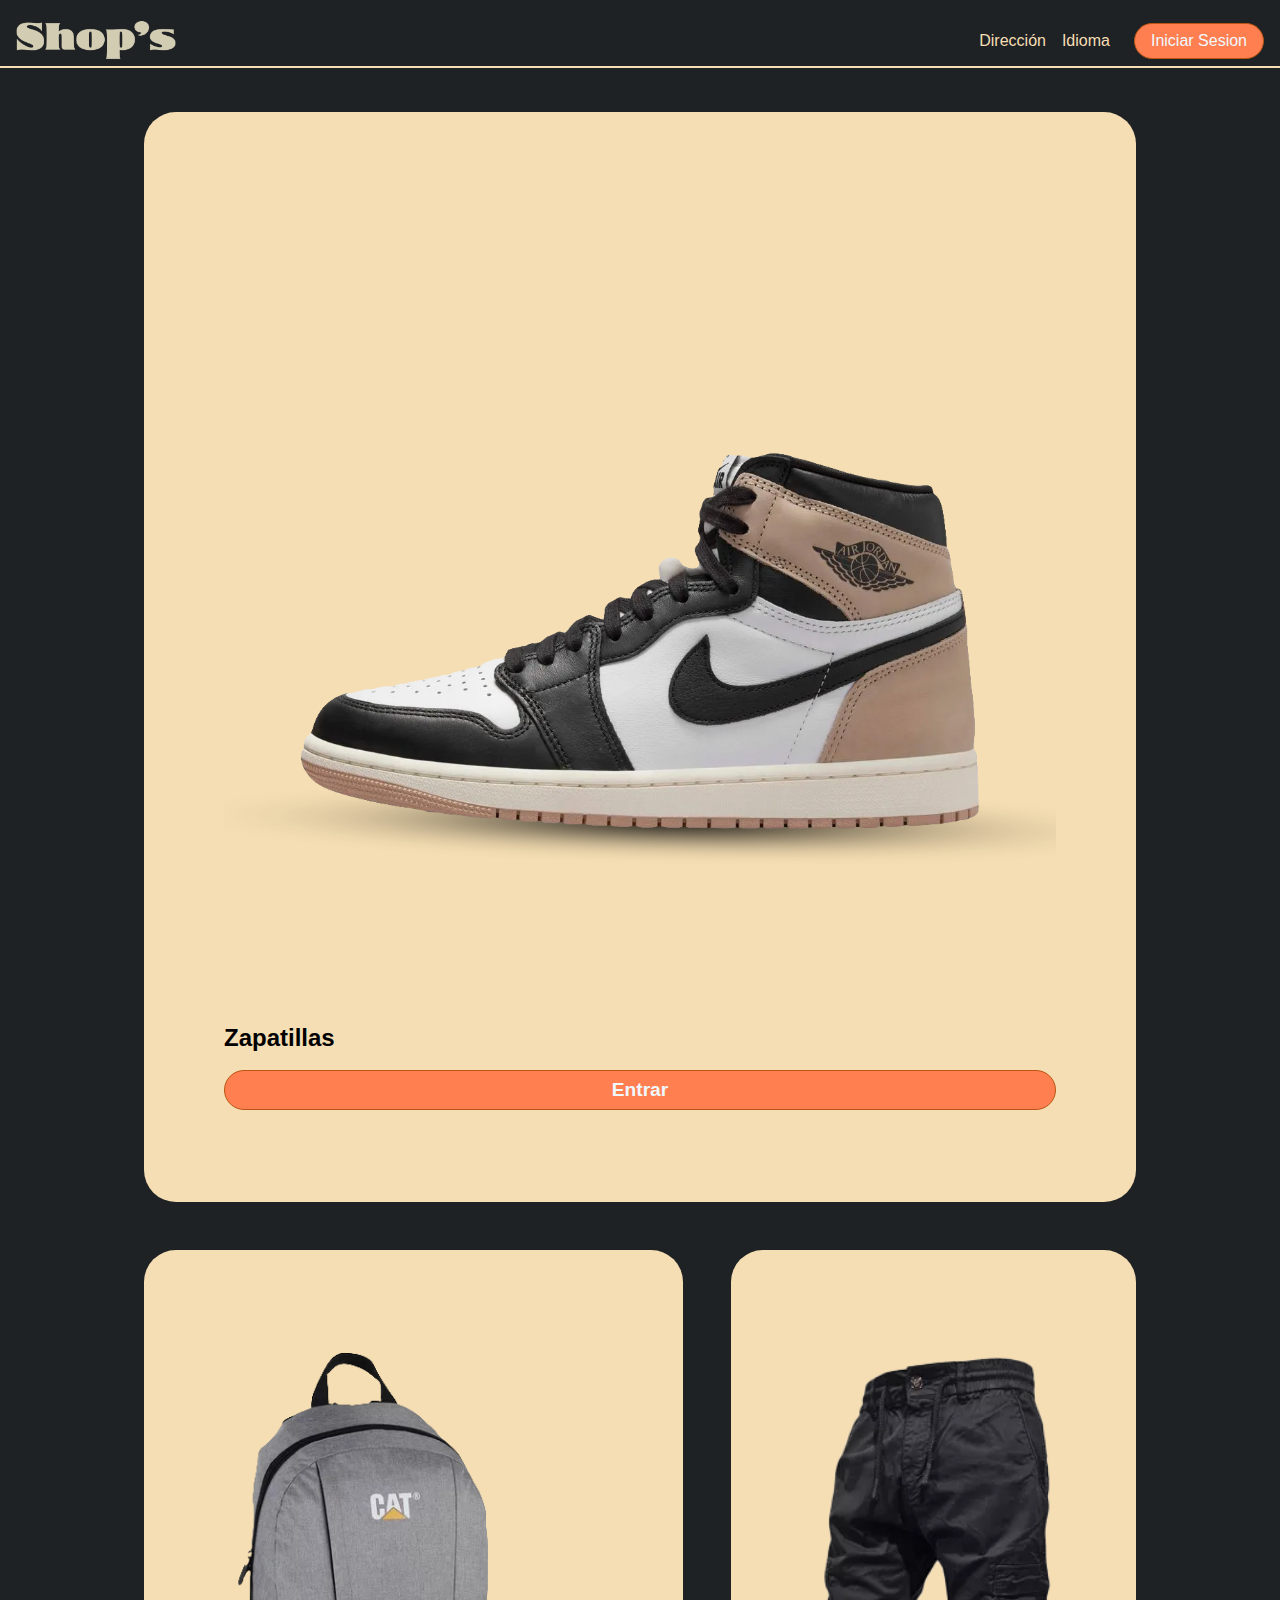
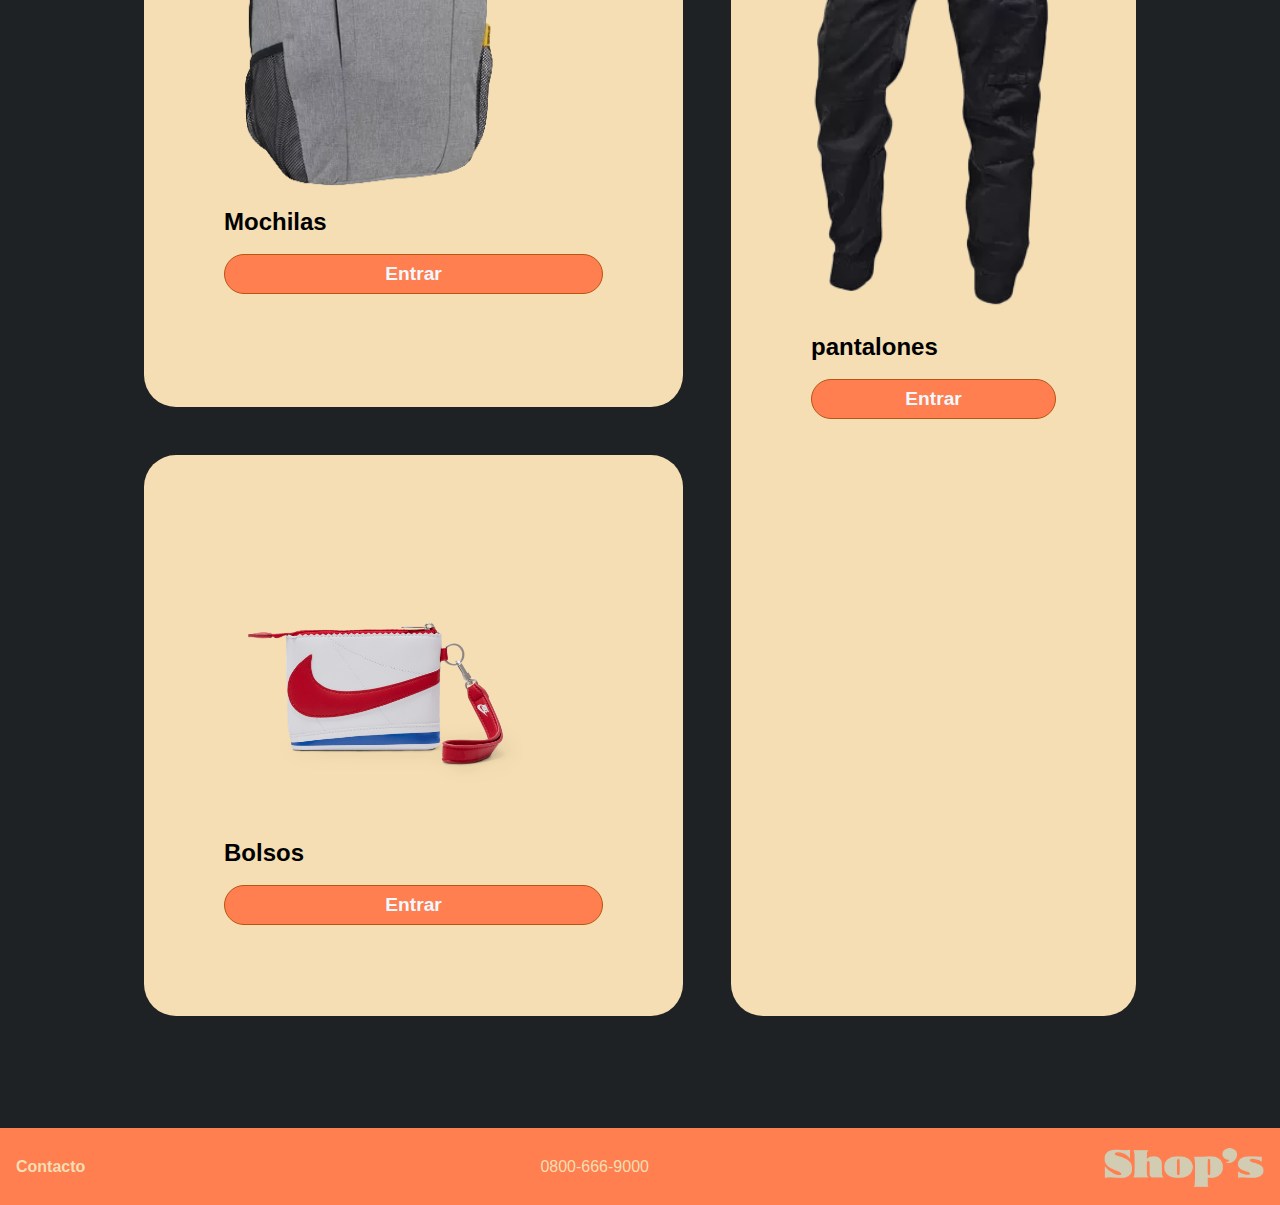
<file: html/categorias.html>
<!DOCTYPE html>
<html lang="en">
<head>
    <meta charset="UTF-8">
    <meta name="viewport" content="width=device-width, initial-scale=1.0">
    <link rel="stylesheet" href="../css/style-categorias.css">
    <link rel="stylesheet" href="../css/style.css">
    <title>Categorias</title>
</head>
<body>
    <Header>
        <div class="nav-sup">
            <div class="logo-nav"><a href="../index.html"><img src="../media/Logo.png" alt="logo"></a>
                </div>
            <div class="direccion-idioma-login">
                <li>Dirección</li>
                <li>Idioma</li>
                <div class="login"><button><a href="login.htm">Iniciar Sesion</a></button>
                </div>
            </div>
        </div>
        </Header>
        <div class="categorias-grilla">
            <ul class="grid-1"><img src="../media/nike-zapa.png" alt="">
            <h2>Zapatillas</h2>
            <br>
            <button><a href="#">Entrar</a></button>
        </ul>
            <ul class="grid-2"><img src="../media/mochila.png" alt="">
            <h2>Mochilas</h2>
            <br>
            <button><a href="#">Entrar</a></button>
        </ul>
            <ul class="grid-3"><img src="../media/pantalon.png" alt="">
            <h2>pantalones</h2>
            <br>
            <button><a href="#">Entrar</a></button>
        </ul>
            <ul class="grid-4"><img src="../media/nike-bolso.png" alt="">
            <h2>Bolsos</h2>
            <br>
            <button><a href="#">Entrar</a></button>
        </ul>
    </div>
    <footer>
        <h4>Contacto</h4>
        <p>0800-666-9000</p>
        <img src="../media/Logo.png" alt="logo">
    </footer>
</body>
</html>
</file>
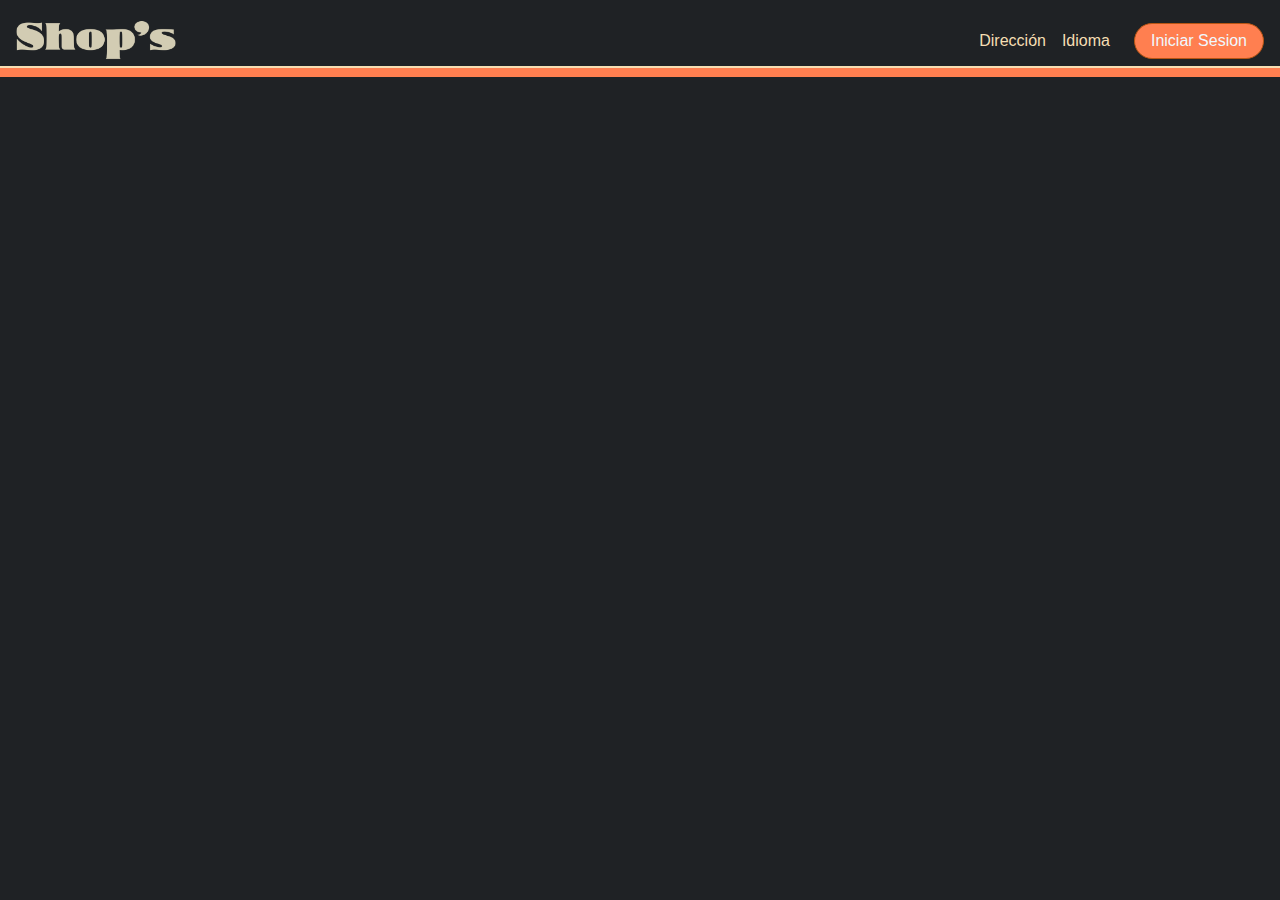
<file: html/destacados.html>
<!DOCTYPE html>
<html lang="en">
<head>
    <meta charset="UTF-8">
    <meta name="viewport" content="width=device-width, initial-scale=1.0">
    <link rel="stylesheet" href="../css/style.css">
    <title>Destacados</title>
</head>
<body>
    <Header>
        <div class="nav-sup">
            <div class="logo-nav"><a href="../index.html"><img src="../media/Logo.png" alt="logo"></a>
                </div>
            <div class="direccion-idioma-login">
                <li>Dirección</li>
                <li>Idioma</li>
                <div class="login"><button><a href="login.htm">Iniciar Sesion</a></button>
                </div>
            </div>
        </div>
        </Header>
    <footer>
        <h4>Contacto</h4>
        <p>0800-666-9000</p>
        <img src="../media/Logo.png" alt="logo">
    </footer>
</body>
</html>
</file>
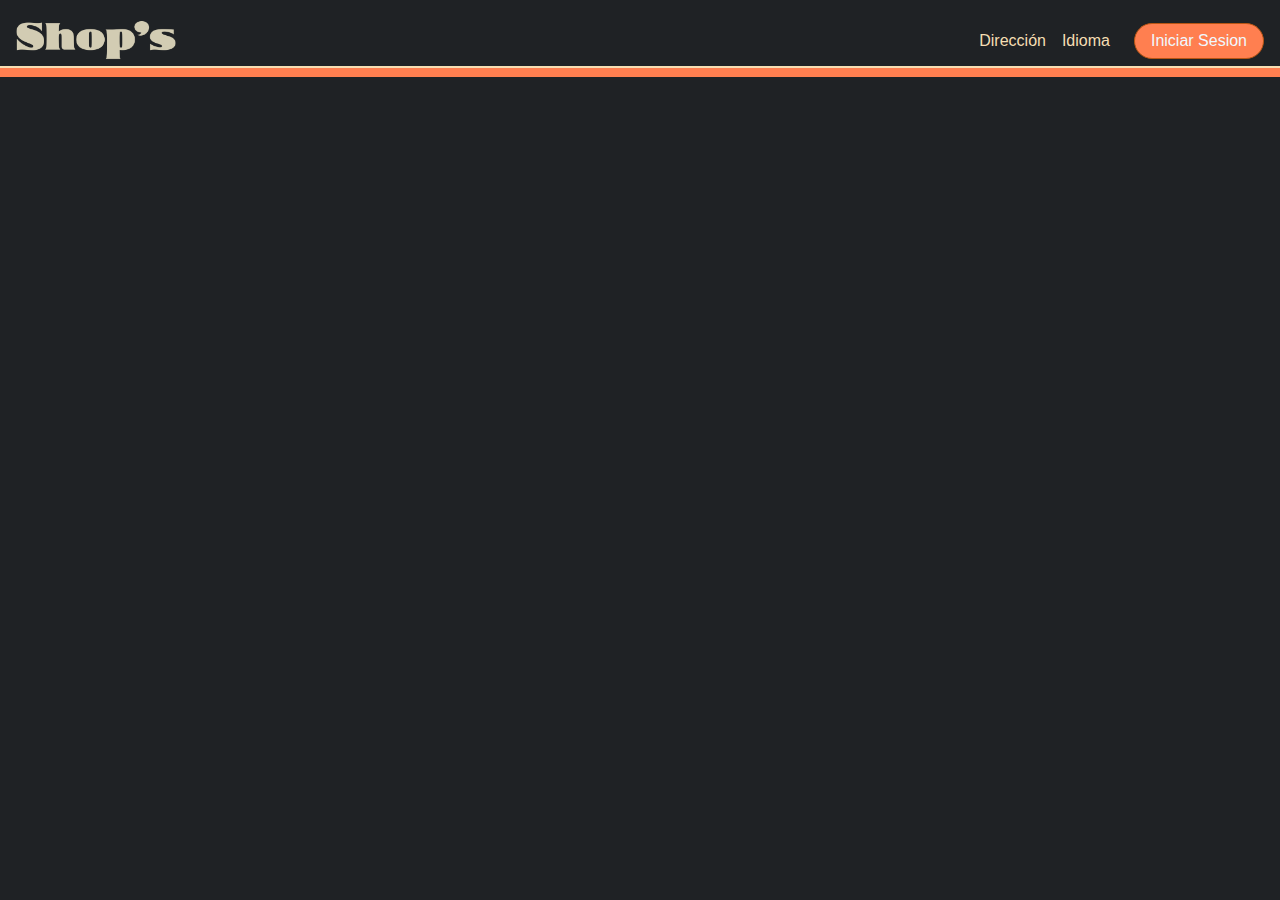
<file: html/marcas.html>
<!DOCTYPE html>
<html lang="en">
<head>
    <meta charset="UTF-8">
    <meta name="viewport" content="width=device-width, initial-scale=1.0">
    <link rel="stylesheet" href="../css/style.css">
    <title>Marcas</title>
</head>
<body>
    <Header>
        <div class="nav-sup">
            <div class="logo-nav"><a href="../index.html"><img src="../media/Logo.png" alt="logo"></a>
                </div>
            <div class="direccion-idioma-login">
                <li>Dirección</li>
                <li>Idioma</li>
                <div class="login"><button><a href="login.htm">Iniciar Sesion</a></button>
                </div>
            </div>
        </div>
        </Header>
    <footer>
        <h4>Contacto</h4>
        <p>0800-666-9000</p>
        <img src="../media/Logo.png" alt="logo">
    </footer>
</body>
</html>
</file>
<file: css/style-categorias.css>
header{
    border-bottom: solid 2px wheat;
    margin-top: -2rem;
    position: fixed;
    width: 100%;
    background-color: rgb(31, 34, 37);
}

/*-----------------------------------------------------------*/

.categorias-grilla{
    padding: 4rem 0rem;
    margin: 2rem 10%;
    display: grid;
    grid-template-columns: 1fr 1fr;
    column-gap: 1rem;
    row-gap: 1rem;
}

.grid-1{
    justify-content: center;
    align-items: center;
    grid-column: 1/4;
}
.grid-1 img{
    display: flex;
    justify-content: center;
    justify-items: center;
    width: 100%;
}
.grid-2{
    grid-column: 1/3;
}
.grid-2 img{
    display: flex;
    justify-content: center;
    justify-items: center;
    height: 80%;
}
.grid-3{
    grid-column: 3/4;
    grid-row: 2/4;
}
.grid-3 img{
    display: flex;
    justify-content: center;
    justify-items: center;
    height: 50%;
}
.grid-4{
    grid-column: 1/3;
    grid-row: 3/4;
}
.grid-4 img{
    display: flex;
    justify-content: center;
    justify-items: center;
    width: 80%;
}

.categorias-grilla ul{
    margin: 1rem;
    display: block;
    padding: 5rem;
    justify-content: center;
    background-color: wheat;
    border-radius: 2rem;
}

.categorias-grilla button{
    align-items: end;
    width: 100%;
    color: aliceblue;
    font-size:larger;
    font-weight: bold;
    background-color: coral;
    padding: 0.5rem 1rem;
    border: solid 1px rgb(184, 85, 19);
    border-radius: 2rem;
}
</file>
<file: css/style.css>
*{
    margin: 0px;
    font-family: Verdana, Geneva, Tahoma, sans-serif;
}
/* HEADER */
.logo-nav img{
    width: 10rem;
}
header{
    border-bottom: solid 2px wheat;
    position: fixed;
    width: 100%;
    background-color: rgb(31, 34, 37);
}
.nav-sup{
    display: flex;
    margin: 1rem 1rem 0rem 1rem;
    justify-content: space-between;
    align-items: center;
}
.nav-inferior{
    align-items: center;
    display: inline-flex;
    padding: 1rem;
}
.nav-inferior a{
    padding: 0rem 1rem;
}
header li{
    display: inline-block;
    color: wheat;
    padding: 1rem 0.5rem;
}
.direccion-idioma-login{
    align-items: center;
    display: inline-flex;
    justify-content:end;
    margin-left: 20rem;

}
.login button{
    color: aliceblue;
    font-size: medium;
    background-color: coral;
    padding: 0.5rem 1rem;
    border: solid 1px rgb(184, 85, 19);
    border-radius: 2rem;
    margin-left: 1rem;
}
a{
    text-decoration: none;
    color: aliceblue;
}

/* BODY */
body{
    background-color: rgb(31, 34, 37);
}
.banner {
    padding: 30% 1rem;
    background-image: url(../media/banner.png);
    background-repeat: no-repeat;
    background-size: cover;
}
.banner h1{
    font-size: 36pt;
    margin-left: 5rem;
}
.banner p{
    font-size: 14pt;
    margin-left: 5rem;
}
.banner .buscar{
    margin-left: 5rem;
}
.destacados{
    margin: 3rem 5rem;
    display: inline-flex;
    width: 15%;
}
.destacados ul{
    margin: 1rem;
    display: block;
    padding: 5rem;
    justify-content: center;
    background-color: wheat;
    border-radius: 2rem;
}
.destacados ul img{
    display: flex;
    justify-content: center;
    height: 20rem;
}
.destacados button{
    align-items: end;
    width: 100%;
    color: aliceblue;
    font-size:larger;
    font-weight: bold;
    background-color: coral;
    padding: 0.5rem 1rem;
    border: solid 1px rgb(184, 85, 19);
    border-radius: 2rem;
}
/* FOOTER */
footer{
    background-color: coral;
    display: flex;
    justify-content: space-between;
    padding: 1rem;
    align-items: center;
}
footer p{
    justify-content: flex-start;
    color: wheat;
}
footer h4{
    display: block;
    color: wheat;
}
footer img{
    display: flex;
    justify-content: end;
    width: 10rem;
}
</file>
